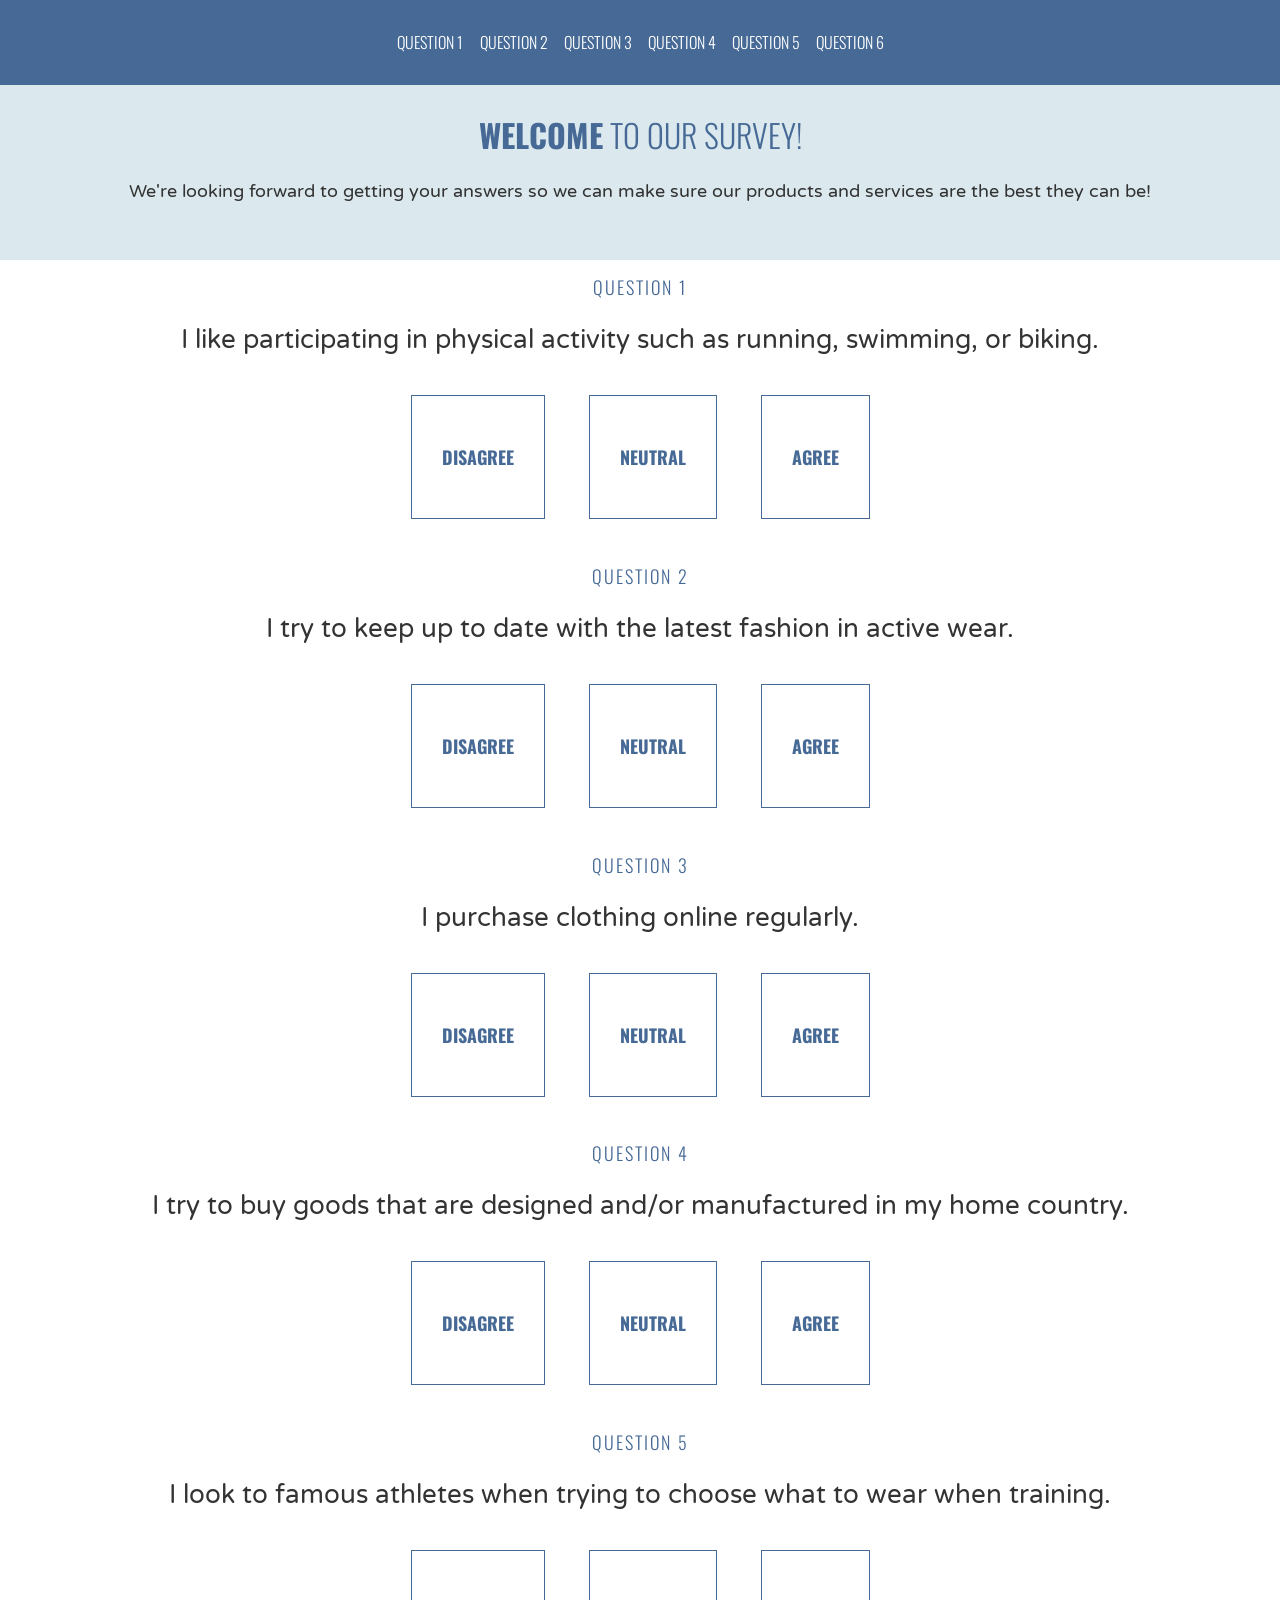
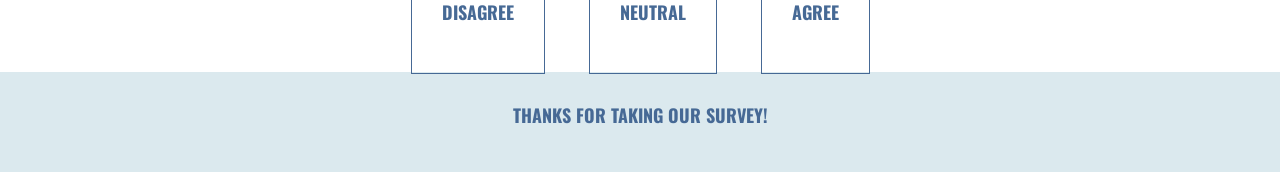
<file: Learn CSS Display and Positioning/index.html>
<!DOCTYPE html>
<html>
<head>
  <title>Please Participate in Our Survey!</title>
  <link href="https://fonts.googleapis.com/css?family=Oswald:300,700|Varela+Round" rel="stylesheet">
  <link rel="stylesheet" href="style.css">
</head>
<body>

  <header>
    <ul>
      <li>Question 1</li>
      <li>Question 2</li>
      <li>Question 3</li>
      <li>Question 4</li>
      <li>Question 5</li>
      <li>Question 6</li>
    </ul>
  </header>
  
  <div class="welcome">
    <h1><strong>Welcome</strong> to our survey!</h1>
    <p>We're looking forward to getting your answers so we can make sure our products and services are the best they can be!</p>
  </div>

  <div class="question">
    <h4>Question 1</h4>
    <h2>I like participating in physical activity such as running, swimming, or biking.</h2>

    <div class="answer">
      <h3>Disagree</h3>
    </div>

    <div class="answer">
      <h3>Neutral</h3>
    </div>

    <div class="answer">
      <h3>Agree</h3>
    </div>
  </div>

  <div class="question">
    <h4>Question 2</h4>
    <h2>I try to keep up to date with the latest fashion in active wear.</h2>

    <div class="answer">
      <h3>Disagree</h3>
    </div>

    <div class="answer">
      <h3>Neutral</h3>
    </div>

    <div class="answer">
      <h3>Agree</h3>
    </div>
  </div>

  <div class="question">
    <h4>Question 3</h4>
    <h2>I purchase clothing online regularly.</h2>

    <div class="answer">
      <h3>Disagree</h3>
    </div>

    <div class="answer">
      <h3>Neutral</h3>
    </div>

    <div class="answer">
      <h3>Agree</h3>
    </div>
  </div>

  <div class="question">
    <h4>Question 4</h4>
    <h2>I try to buy goods that are designed and/or manufactured in my home country.</h2>

    <div class="answer">
      <h3>Disagree</h3>
    </div>

    <div class="answer">
      <h3>Neutral</h3>
    </div>

    <div class="answer">
      <h3>Agree</h3>
    </div>
  </div>

  <div class="question">
    <h4>Question 5</h4>
    <h2>I look to famous athletes when trying to choose what to wear when training.</h2>

    <div class="answer">
      <h3>Disagree</h3>
    </div>

    <div class="answer">
      <h3>Neutral</h3>
    </div>

    <div class="answer">
      <h3>Agree</h3>
    </div>
  </div>
  <footer>
    <h3>Thanks for taking our survey!</h3>
  </footer>

</body>
</html>
</file>
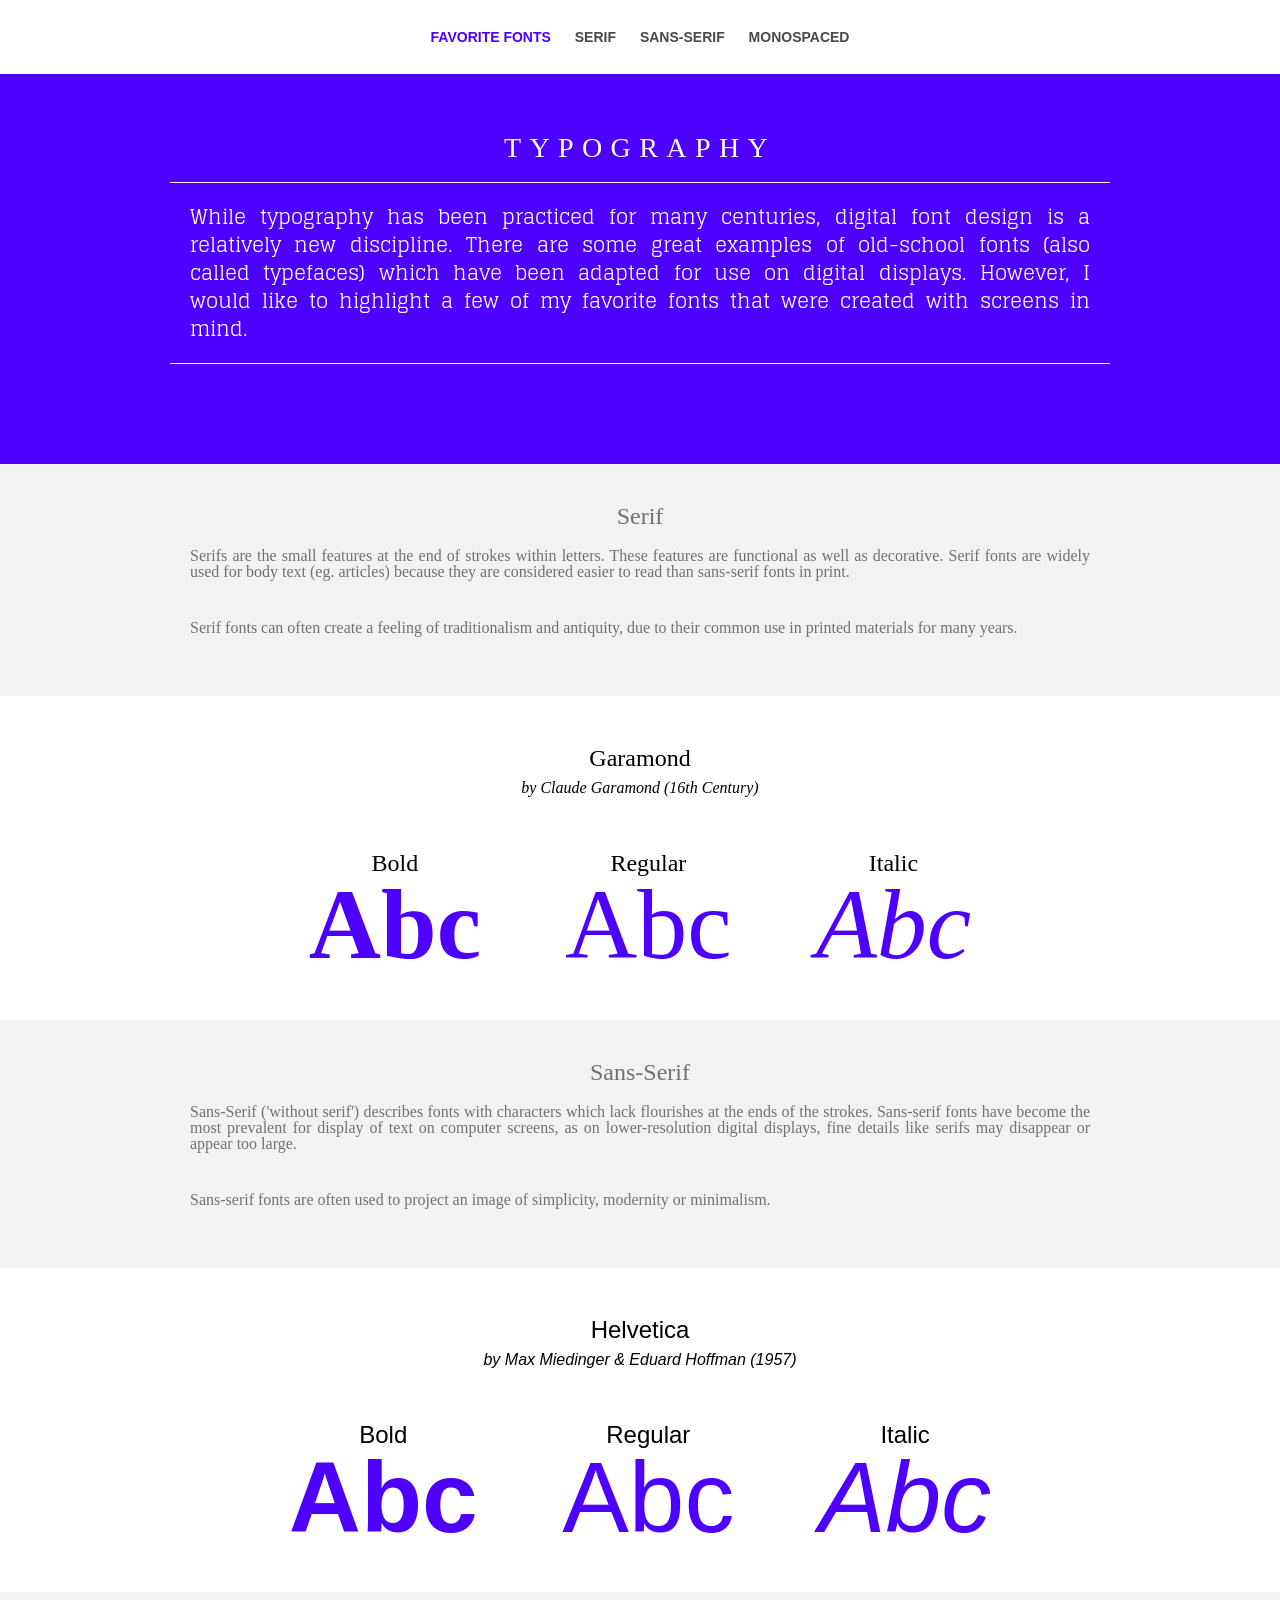
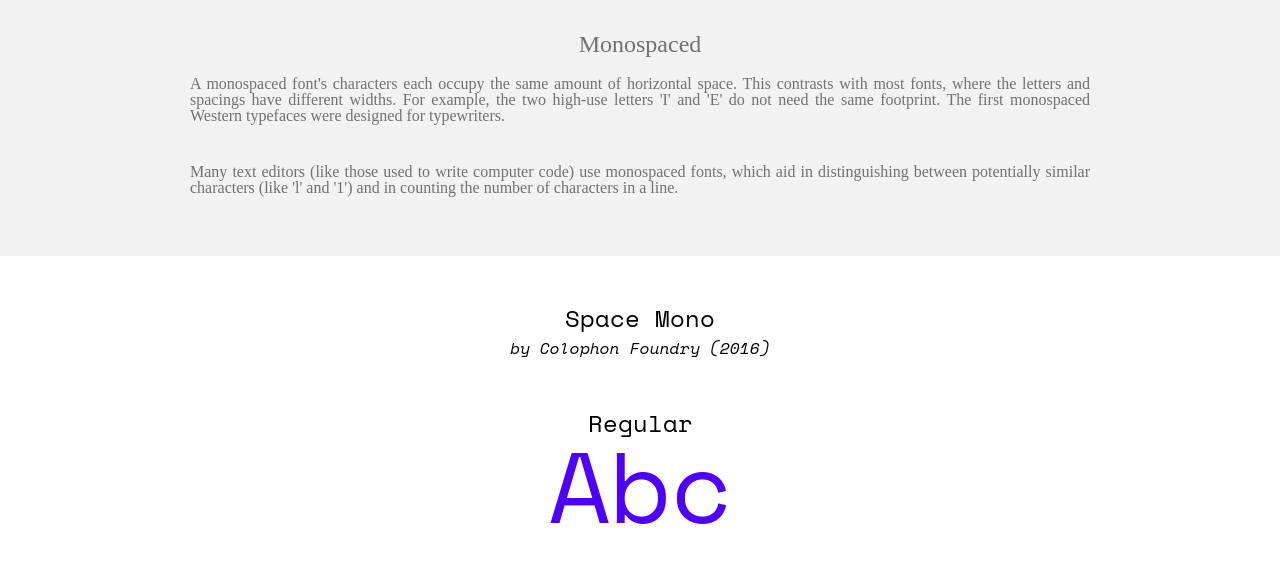
<file: Learn CSS Typography/index.html>
<!DOCTYPE html>
<html>
<head>
  <title>Typography Blog</title>
  <link rel='stylesheet' href='styles/reset.css'>
  <link rel='stylesheet' href='styles/style.css'>
  <link href="https://fonts.googleapis.com/css2?family=Space+Mono&display=swap" rel="stylesheet">
</head>
<body>

  <!-- Header -->
  <nav class='header'>
    <ul>
      <li><a class='home' href='#top'>FAVORITE FONTS</a></li>
      <li><a class='pagelink' href='#serif'>SERIF</a></li>
      <li><a class='pagelink' href='#sans'>SANS-SERIF</a></li>
      <li><a class='pagelink' href='#mono'>MONOSPACED</a></li>
    </ul>
  </nav>

  <!-- Banner Section -->
  <div class='banner'>
    <h1>Typography</h1>
      <p>While typography has been practiced for many centuries, digital font design is a relatively new discipline. There are some great examples of old-school fonts (also called typefaces) which have been adapted for use on digital displays. However, I would like to highlight a few of my favorite fonts that were created with screens in mind.</p>
  </div>

  <!-- Serif Section -->
  <div id='serif'>

    <!-- Editorial Section - Serif -->
    <div class='editorial'>
      <h2>Serif</h2>
      <p>Serifs are the small features at the end of strokes within letters. These features are <strong>functional as well as decorative</strong>. Serif fonts are widely used for body text (eg. articles) because they are considered easier to read than sans-serif fonts in print.</p>
      <p>Serif fonts can often create a feeling of traditionalism and antiquity, due to their common use in printed materials for many years.</p>
    </div>

    <!-- Font Card - Serif -->
    <div class='font-card garamond'>
      <h2>Garamond</h2>
      <h5 class='creator'>by Claude Garamond (16th Century)</h5>
        <span class='sample'>
          <h2>Bold</h2>
          <span class='bold text'>Abc</span>
        </span>
        <span class='sample'>
          <h2>Regular</h2>
          <span class='regular text'>Abc</span>
        </span>
        <span class='sample'>
          <h2>Italic</h2>
          <span class='italic text'>Abc</span>
        </span>
    </div>
  </div>

  <!-- Sans-Serif Section -->
  <div id='sans'>

    <!-- Editorial Section - Sans-Serif -->
    <div class='editorial'>
      <h2>Sans-Serif</h2>
      <p>Sans-Serif ('without serif') describes fonts with characters which lack flourishes at the ends of the strokes. Sans-serif fonts have become the most prevalent for display of text on computer screens, as on lower-resolution digital displays, fine details like serifs may disappear or appear too large.</p>
      <p>Sans-serif fonts are often used to project an image of simplicity, modernity or minimalism.</p>
    </div>

    <!-- Font Card - Sans-Serif -->
    <div class='font-card helvetica'>
      <h2>Helvetica</h2>
      <h5 class='creator'>by Max Miedinger & Eduard Hoffman (1957)</h5>
        <span class='sample'>
          <h2>Bold</h2>
          <span class='bold text'>Abc</span>
        </span>
        <span class='sample'>
          <h2>Regular</h2>
          <span class='regular text'>Abc</span>
        </span>
        <span class='sample'>
          <h2>Italic</h2>
          <span class='italic text'>Abc</span>
        </span>
    </div>
  </div>

  <!-- Monospaced Section -->
  <div id='mono'>

    <!-- Editorial - Monospaced -->
    <div class='editorial'>
      <h2>Monospaced</h2>
      <p>A monospaced font's characters each occupy the same amount of horizontal space. This contrasts with most fonts, where the letters and spacings have different widths. For example, the two high-use letters 'I' and 'E' do not need the same footprint. The first monospaced Western typefaces were designed for typewriters.</p>
      <p>Many text editors (like those used to write computer code) use monospaced fonts, which aid in distinguishing between potentially similar characters (like 'l' and '1') and in counting the number of characters in a line.</p>
    </div>

    <!-- Font Card - Monospaced -->
    <div class='font-card space'>
      <h2>Space Mono</h2>
      <h5 class='creator'>by Colophon Foundry (2016)</h5>
        <span class='sample'>
          <h2>Regular</h2>
          <span class='regular text'>Abc</span>
        </span>
    </div>
  </div>
</body>
</html>
</file>
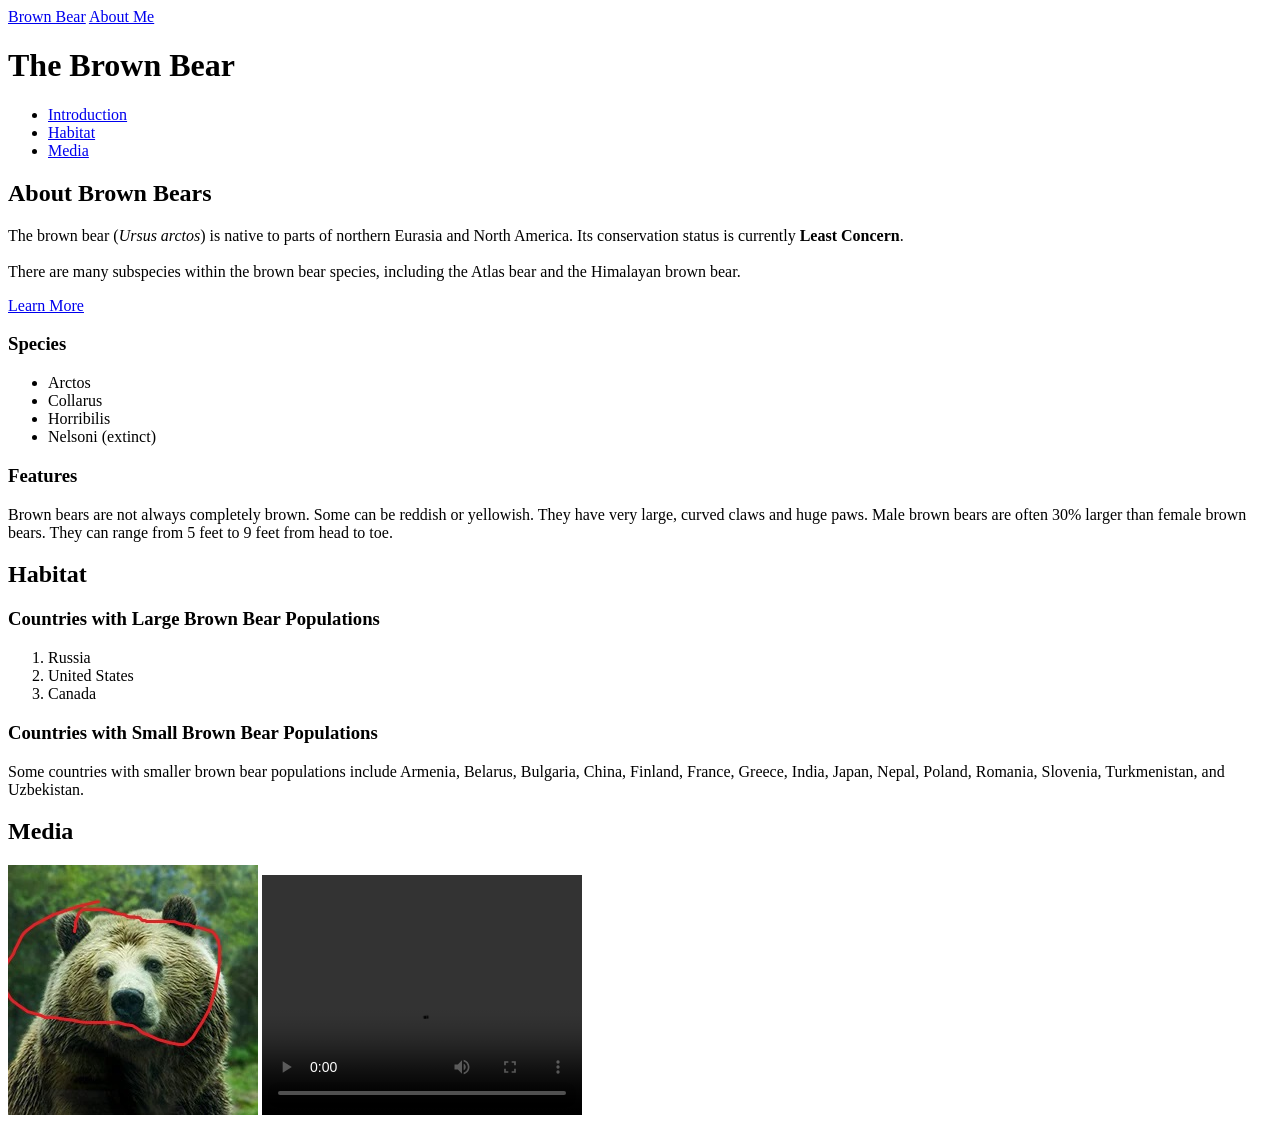
<file: Learn HTML Structures/index.html>
<!DOCTYPE html>
<html>

<head>
  <title>Brown Bears</title>
</head>

<body>
  <nav>
    <a href="./index.html">Brown Bear</a>
    <a href="./aboutme.html">About Me</a>
  </nav>
  <h1>The Brown Bear</h1>
  <nav>
    <ul>
      <li><a href="#introduction">Introduction</a></li>
      <li><a href="#habitat">Habitat</a></li>
      <li><a href="#media">Media</a></li>
    </ul>
  </nav>
  <div id="introduction">
    <h2>About Brown Bears</h2>
    <p>The brown bear (<em>Ursus arctos</em>) is native to parts of northern Eurasia and North America. Its conservation status is currently <strong>Least Concern</strong>.<br /><br /> There are many subspecies within the brown bear species, including the
      Atlas bear and the Himalayan brown bear.</p>
    <a href="https://en.wikipedia.org/wiki/Brown_bear" target="_blank">Learn More</a>
    <h3>Species</h3>
    <ul>
      <li>Arctos</li>
      <li>Collarus</li>
      <li>Horribilis</li>
      <li>Nelsoni (extinct)</li>
    </ul>
    <h3>Features</h3>
    <p>Brown bears are not always completely brown. Some can be reddish or yellowish. They have very large, curved claws and huge paws. Male brown bears are often 30% larger than female brown bears. They can range from 5 feet to 9 feet from head to toe.</p>
  </div>
  <div id="habitat">
    <h2>Habitat</h2>
    <h3>Countries with Large Brown Bear Populations</h3>
    <ol>
      <li>Russia</li>
      <li>United States</li>
      <li>Canada</li>
    </ol>
    <h3>Countries with Small Brown Bear Populations</h3>
    <p>Some countries with smaller brown bear populations include Armenia, Belarus, Bulgaria, China, Finland, France, Greece, India, Japan, Nepal, Poland, Romania, Slovenia, Turkmenistan, and Uzbekistan.</p>
  </div>
  <div id="media">
    <h2>Media</h2>
    <img src="b.jpg" />
    <video src="https://content.codecademy.com/courses/freelance-1/unit-1/lesson-2/htmlcss1-vid_brown-bear.mp4" height="240" width="320" controls>Video not supported</video>
  </div>
</body>

</html>
</file>
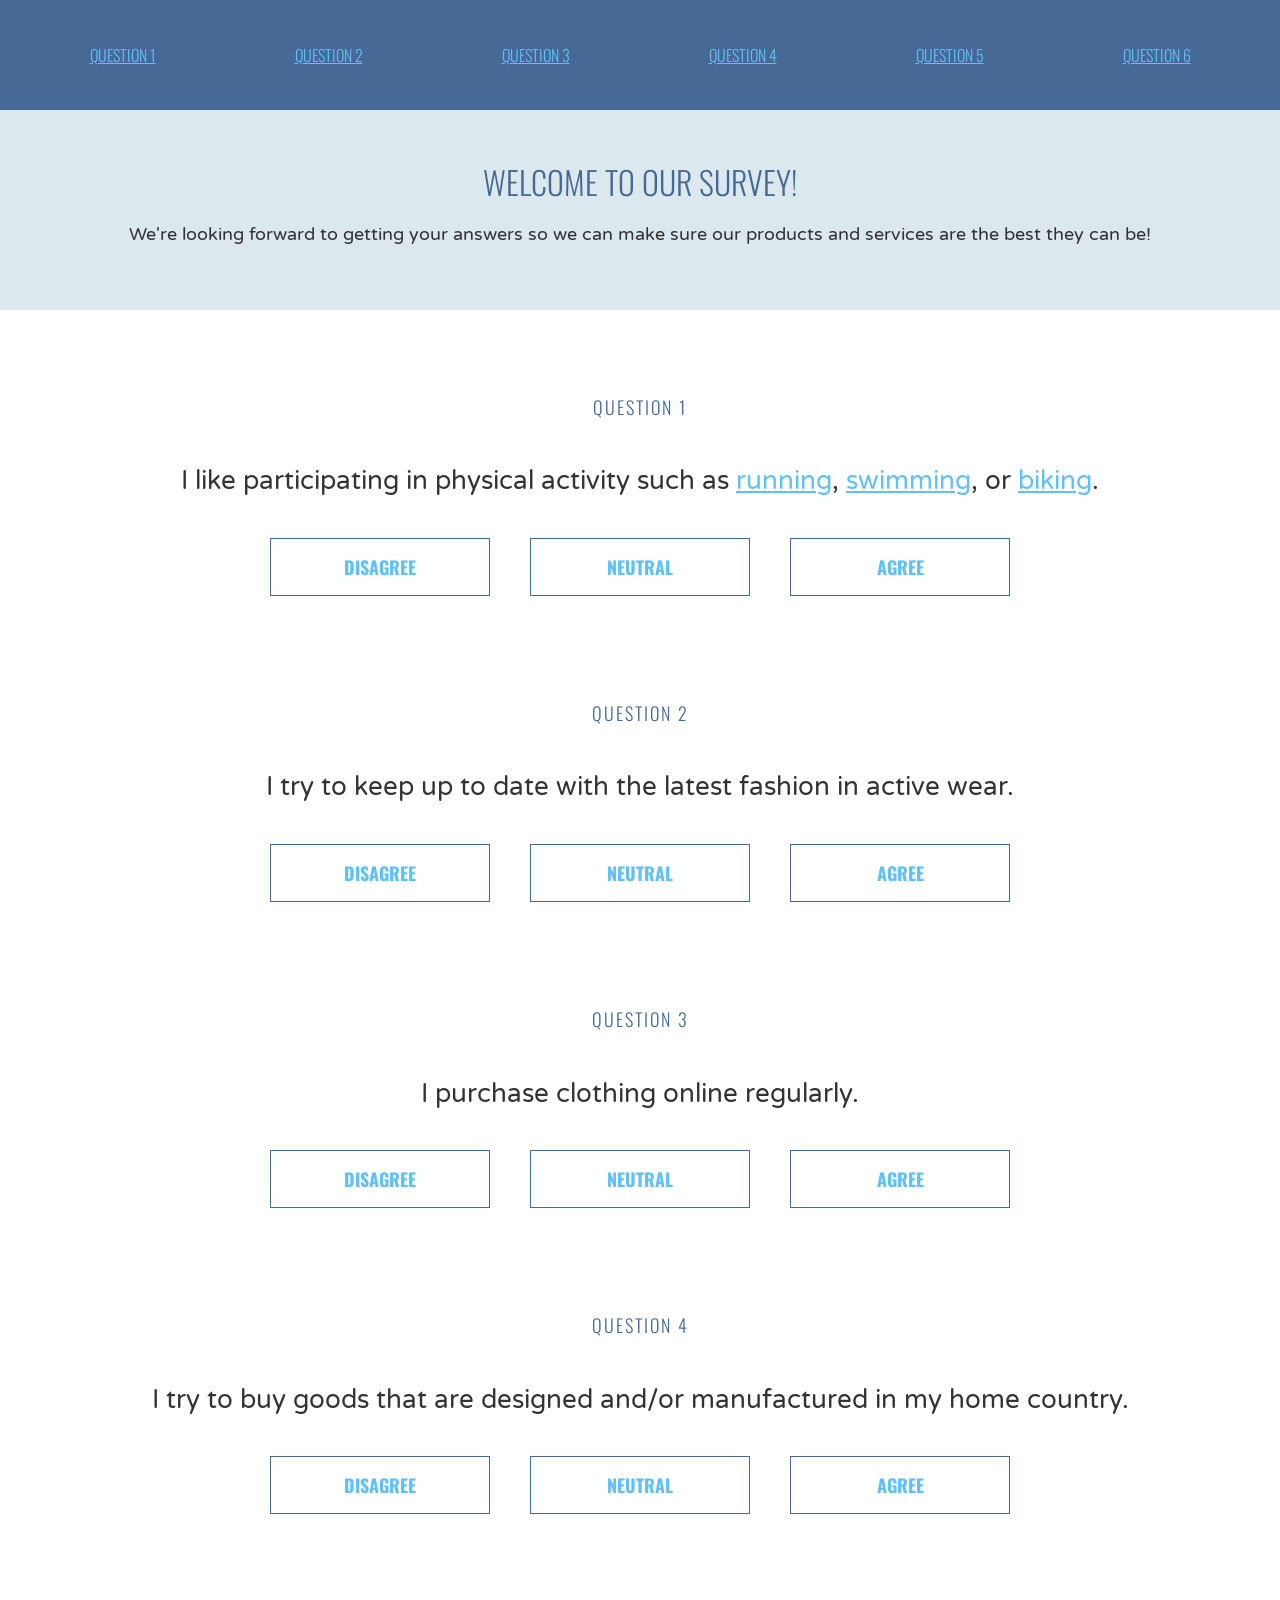
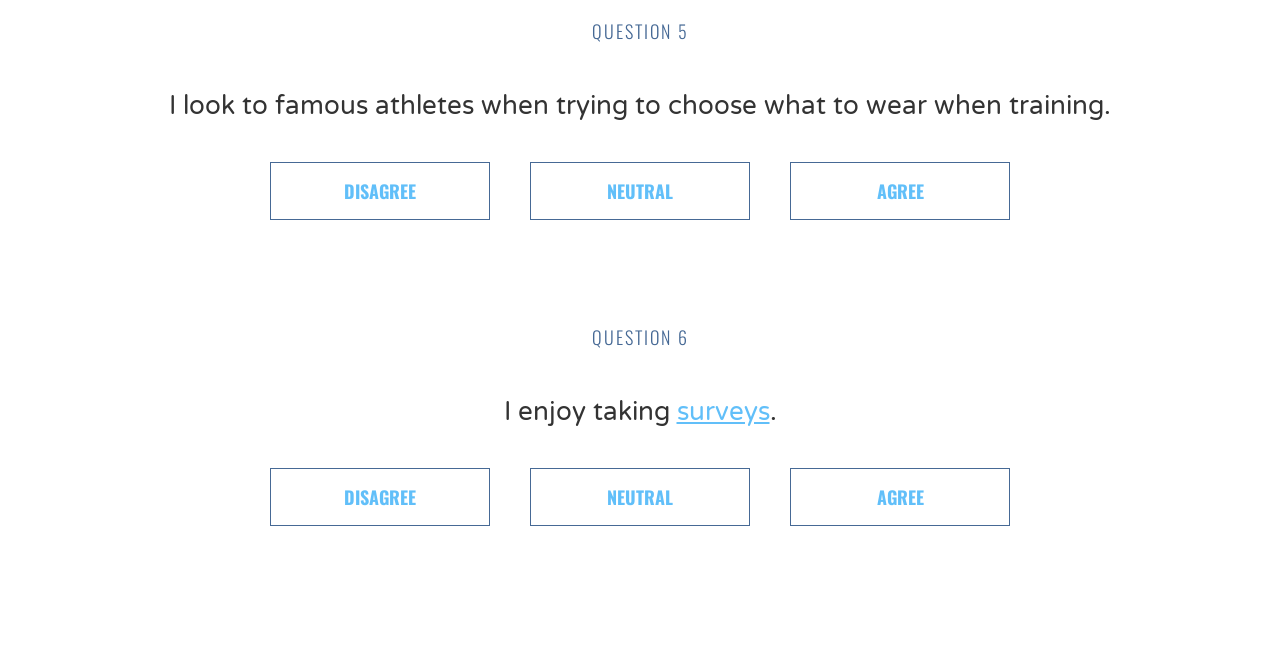
<file: Learn Links and Buttons/index.html>
<!DOCTYPE html>
<html>
  <head>
    <title>Please Participate in Our Survey!</title>
    <link href="https://fonts.googleapis.com/css?family=Oswald:300,700|Varela+Round" rel="stylesheet">
    <link rel="stylesheet" type="text/css" href="initial.css">
    <link rel="stylesheet" type="text/css" href="style.css">
  </head>
  <body>
    <div class="header">
      <a href="#question-1" class="question-link">Question 1</a>
      <a href="#question-2" class="question-link">Question 2</a>
      <a href="#question-3" class="question-link">Question 3</a>
      <a href="#question-4" class="question-link">Question 4</a>
      <a href="#question-5" class="question-link">Question 5</a>
      <a href="#question-6" class="question-link">Question 6</a>
    </div>
    <div class="welcome">
      <h1>Welcome to our survey!</h1>
      <p>We're looking forward to getting your answers so we can make sure our products and services are the best they can be!</p>
    </div>
    <div class="question-bank">
      <div class="question" id="question-1">
        <h4>Question 1</h4>
        <h2>I like participating in physical activity such as <a href="https://en.wikipedia.org/wiki/Running" title="Wikipedia: Running">running</a>, <a href="https://en.wikipedia.org/wiki/Swimming"  title="Wikipedia: Swimming">swimming</a>, or <a href="https://en.wikipedia.org/wiki/Cycling"  title="Wikipedia: Cycling">biking</a>.</h2>
        <div class="answer-bank">
          <a class="answer" href="index.html">
            Disagree
          </a>
          <a class="answer" href="index.html">
            Neutral
          </a>
          <a class="answer" href="index.html">
            Agree
          </a>
        </div>
      </div>
      <div class="question" id="question-2">
        <h4>Question 2</h4>
        <h2>I try to keep up to date with the latest fashion in active wear.</h2>
        <div class="answer-bank">
          <a class="answer" href="index.html">
            Disagree
          </a>
          <a class="answer" href="index.html">
            Neutral
          </a>
          <a class="answer" href="index.html">
            Agree
          </a>
        </div>
      </div>
      <div class="question" id="question-3">
        <h4>Question 3</h4>
        <h2>I purchase clothing online regularly.</h2>
        <div class="answer-bank">
          <a class="answer" href="index.html">
              Disagree
          </a>
          <a class="answer" href="index.html">
              Neutral
          </a>
          <a class="answer" href="index.html">
              Agree
          </a>
        </div>
      </div>
      <div class="question" id="question-4">
        <h4>Question 4</h4>
        <h2>I try to buy goods that are designed and/or manufactured in my home country.</h2>
        <div class="answer-bank">
          <a class="answer" href="index.html">
            Disagree
          </a>
          <a class="answer" href="index.html">
            Neutral
          </a>
          <a class="answer" href="index.html">
            Agree
          </a>
        </div>
      </div>
      <div class="question" id="question-5">
        <h4>Question 5</h4>
        <h2>I look to famous athletes when trying to choose what to wear when training.</h2>
        <div class="answer-bank">
          <a class="answer" href="index.html">
            Disagree
          </a>
          <a class="answer" href="index.html">
            Neutral
          </a>
          <a class="answer" href="index.html">
            Agree
          </a>
        </div>
        <div class="question" id="question-6">
          <h4>Question 6</h4>
          <h2>I enjoy taking <a href="https://en.wikipedia.org/wiki/Survey_(human_research)"  title="Wikipedia: Surveys in human research">surveys</a>.</h2>
          <div class="answer-bank">
            <a class="answer" href="index.html">
              Disagree
            </a>
            <a class="answer" href="index.html">
              Neutral
            </a>
            <a class="answer" href="index.html">
              Agree
            </a>
          </div>
      </div>

    </div>
  
  </body>
</html>
</file>
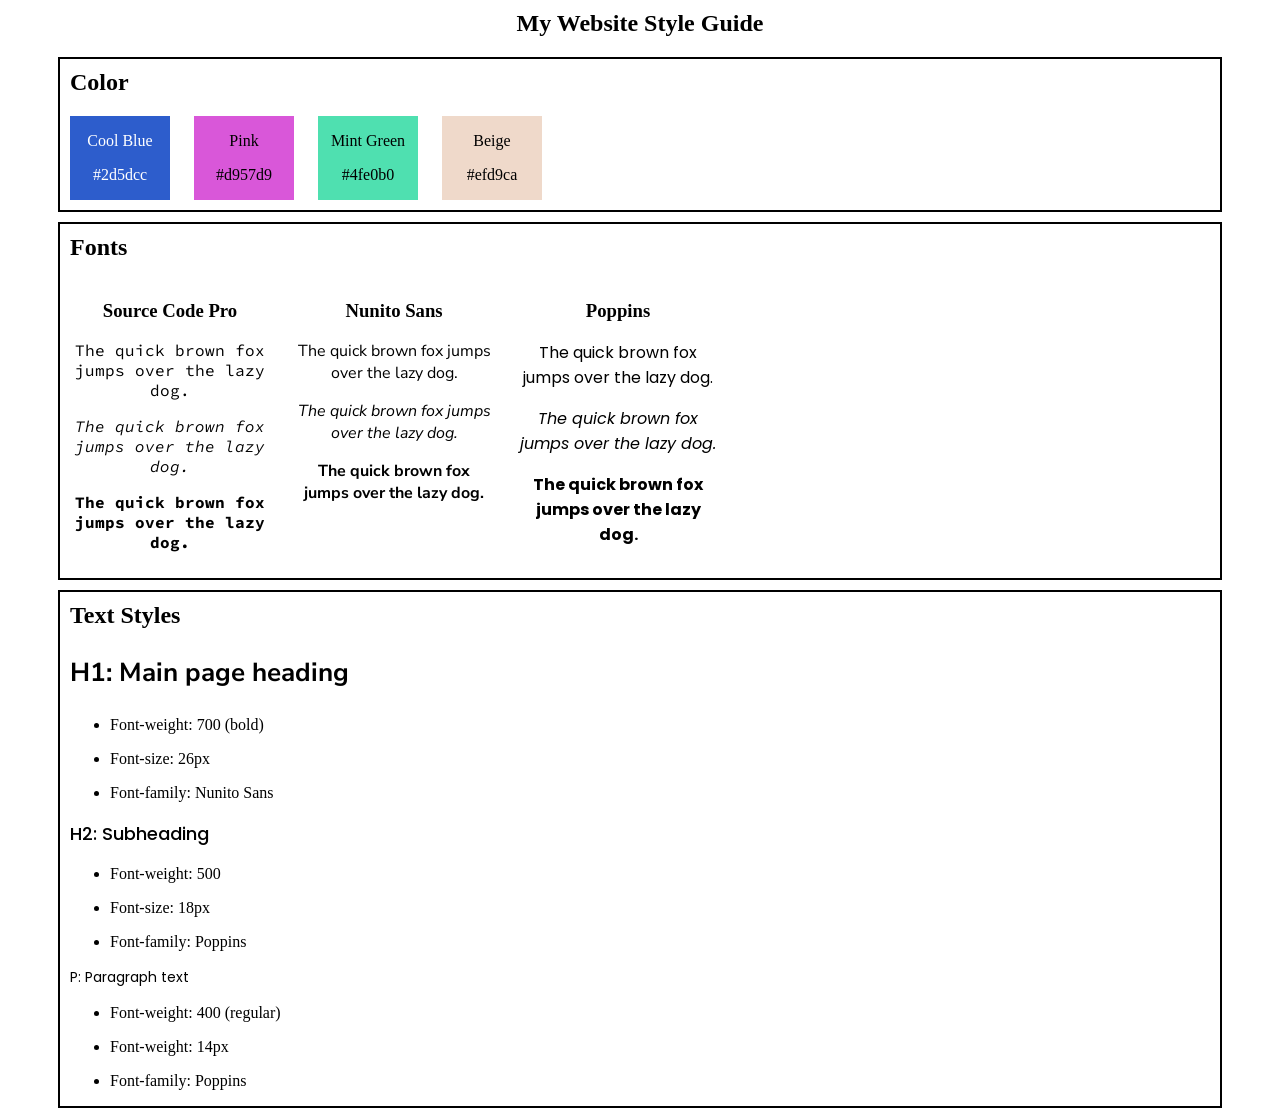
<file: Build a Website Design System/starting/index.html>
<head>
    <title>Style Guide</title>
    <link rel="stylesheet" href="styles.css">
</head>
<body>   
    <section class="borderless">
        <h1>My Website Style Guide</h1>
    </section>

    <section>
        <h2>Color</h2>
        <div class="colors blue">
            <p class="blue">Cool Blue</p>
            <p class="blue">#2d5dcc</p>
        </div>
        <div class="colors pink">
            <p>Pink</p>
            <p>#d957d9</p>
        </div>
        <div class="colors mint">
            <p>Mint Green</p>
            <p>#4fe0b0</p>
        </div>
        <div class="colors beige">
            <p>Beige</p>
            <p>#efd9ca</p>
        </div>
    </section>
    
    <section>
        <h2>Fonts</h2>
        <div class="fonts">
            <h3>Source Code Pro</h3>
            <p class="source-normal">The quick brown fox jumps over the lazy dog.</p>
            <p class="source-italic">The quick brown fox jumps over the lazy dog.</p>
            <p class="source-bold">The quick brown fox jumps over the lazy dog.</p>
        </div>
        <div class="fonts">
            <h3>Nunito Sans</h3>
            <p class="nunito-normal">The quick brown fox jumps over the lazy dog.</p>
            <p class="nunito-italic">The quick brown fox jumps over the lazy dog.</p>
            <p class="nunito-bold">The quick brown fox jumps over the lazy dog.</p>
        </div>
        <div class="fonts">
            <h3>Poppins</h3>
            <p class="poppins-normal">The quick brown fox jumps over the lazy dog.</p>
            <p class="poppins-italic">The quick brown fox jumps over the lazy dog.</p>
            <p class="poppins-bold">The quick brown fox jumps over the lazy dog.</p>
        </div>
    </section>
    
    <section>
        <h2>Text Styles</h2>
        <div class="style">
            <h3 class="main">H1: Main page heading</h3>
            <ul>
                <li><p>Font-weight: 700 (bold)</p></li>
                <li><p>Font-size: 26px</p></li>
                <li><p>Font-family: Nunito Sans</p></li>
            </ul>
        </div>
        <div class="style">
            <h3 class="subheading">H2: Subheading</h3>
            <ul>
                <li><p>Font-weight: 500</p></li>
                <li><p>Font-size: 18px</p></li>
                <li><p>Font-family: Poppins</p></li>
            </ul>
        </div>
        <div class="style">
            <h3 class="paragraph">P: Paragraph text</h3>
            <ul>
                <li><p>Font-weight: 400 (regular)</p></li>
                <li><p>Font-weight: 14px</p></li>
                <li><p>Font-family: Poppins</p></li>
            </ul>
        </div>
    </section>

</body>
</file>
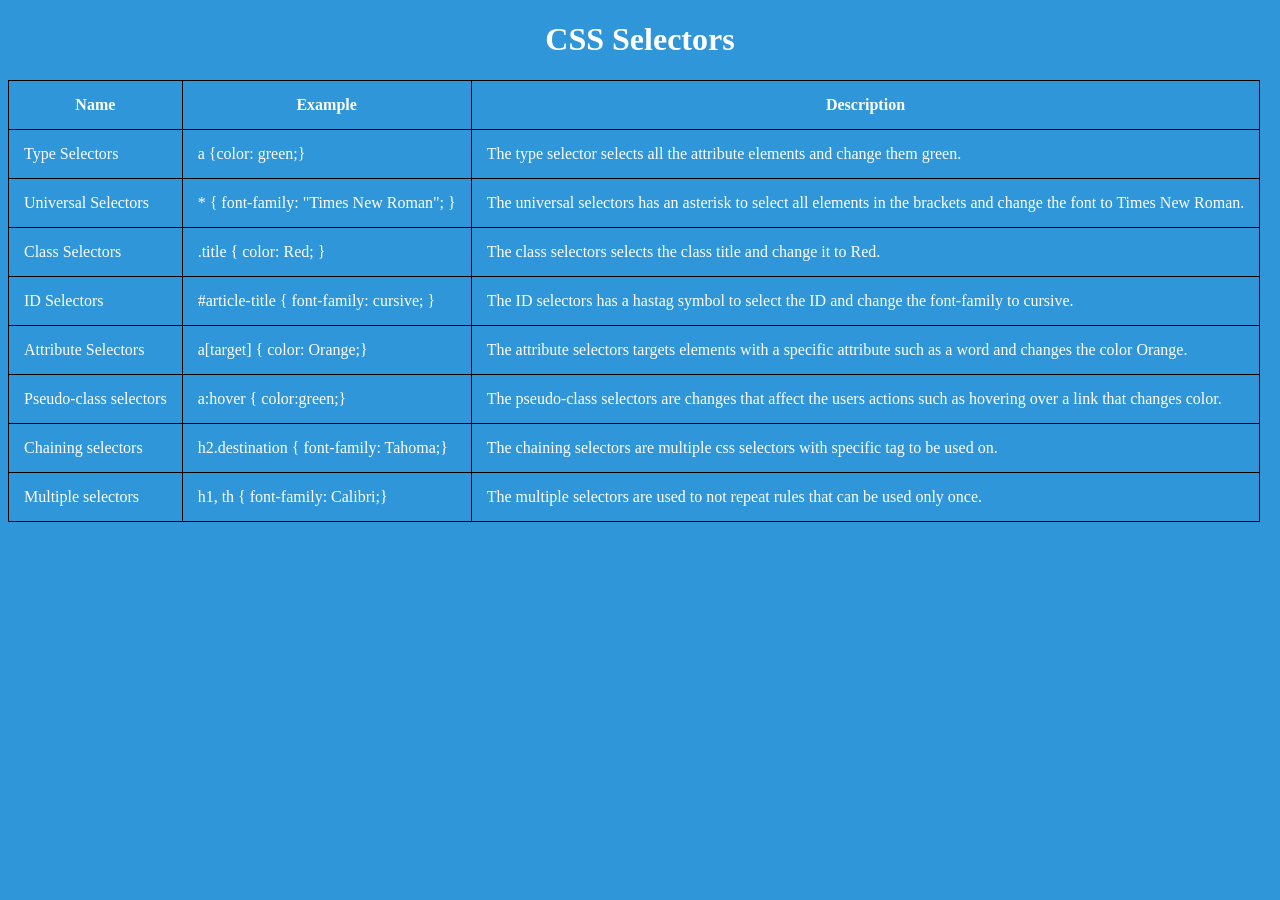
<file: cheatsheet/selectors/index.html>
<!DOCTYPE html>
<head>
  <title>cheatsheet</title>
  <link href="styles.css" type="text/css" rel="stylesheet" />
</head>
<body>
  <h1>CSS Selectors</h1>
    <table>
        <thead>
          <tr>
            <th>Name</th>
            <th>Example</th>
            <th>Description</th>
          </tr>
        </thead>
        <tbody>
          <tr>
            <td>Type Selectors</td>
            <td>a {color: green;}</td>
            <td>The type selector selects all the attribute elements and change them green.</td>
          </tr>
          <tr>
            <td>Universal Selectors</td>
            <td>* { 
                font-family: "Times New Roman";
              }</td>
            <td>The universal selectors has an asterisk to select all elements in the brackets and change the font to Times New Roman.</td>
          </tr>
          <tr>
            <td>Class Selectors</td>
            <td>.title {
                color: Red;
              }</td>
            <td>The class selectors selects the class title and change it to Red.</td>
          </tr>
          <tr>
            <td>ID Selectors</td>
            <td>#article-title {
                  font-family: cursive;
                }</td>
            <td>The ID selectors has a hastag symbol to select the ID and change the font-family to cursive.</td>
          </tr>
          <tr>
            <td>Attribute Selectors</td>
            <td>a[target] {
              color: Orange;}
            </td>
            <td>The attribute selectors targets elements with a specific attribute such as a word and changes the color Orange.</td>
          </tr>
          <tr>
            <td>Pseudo-class selectors</td>
            <td>a:hover {
              color:green;}            
            </td>
            <td>The pseudo-class selectors are changes that affect the users actions such as hovering over a link that changes color.</td>
          </tr>
          <tr>
            <td>Chaining selectors</td>
            <td>h2.destination {
              font-family: Tahoma;}     
            </td>
            <td>The chaining selectors are multiple css selectors with specific tag to be used on.</td>
          </tr>
          <tr>
            <td>Multiple selectors</td>
            <td>h1, th {
              font-family: Calibri;}  
            </td>
            <td>The multiple selectors are used to not repeat rules that can be used only once.</td>
          </tr>
        </tbody>
    </table>
</body>
</file>
<file: Learn CSS Display and Positioning/style.css>
body {
  background-color: #FFF;
  margin: 0 auto;
}

header {
  background-color: #466995;
  border-bottom: 1px solid #466995;
  position: fixed;
  width: 100%;
  z-index: 10;
}

ul {
  margin: 30px auto;
  padding: 0 20px;
  text-align: center;
}

li {
  color: #FFF;
  font-family: 'Oswald', sans-serif;
  font-size: 16px;
  font-weight: 300;
  text-transform: uppercase;
  display: inline-block;
  width: 80px;  
}

li:hover {
  color: #DBE9EE;
}

h1 {
  color: #466995;
  font-family: 'Oswald', sans-serif;
  font-size: 32px;
  font-weight: 300;
  text-transform: uppercase;
}

h2 {
  color: #333;
  font-family: 'Varela Round', sans-serif;
  font-size: 26px;
  font-weight: 100;
  margin: 0 auto 20px auto;
}

h3 {
  color: #466995;
  font-family: 'Oswald', sans-serif;
  font-size: 18px;
  text-align: center;
  font-weight: 700;
  text-transform: uppercase;
  padding: 30px;
}

h4 {
  color: #466995;
  font-family: 'Oswald', sans-serif;
  font-size: 18px;
  font-weight: 300;
  letter-spacing: 2px;
  text-align: center;
  text-transform: uppercase
}

p {
  color: #333;
  font-family: 'Varela Round', sans-serif;
  font-size: 18px;
}

footer {
  background-color: #DBE9EE;
  text-align: center;
  height: 100px;
}

.welcome {
  background-color: #DBE9EE;
  box-sizing: border-box;
  padding: 40px;
  text-align: center;
  width: 100%;
  position: relative;
  top: 50px;
}

.question {
  text-align: center;
  position: relative;
  top: 40px;
  clear: left;
}

.answer {
  border: 1px solid #466995;
  margin: 20px;
  display: inline-block;
}

.answer:hover {
  background: #C0D6DF;
  color: #FFF;
}
</file>
<file: Learn CSS Typography/styles/style.css>
@font-face {
  font-family: 'GlegooBanner';
  src: url('../fonts/Glegoo-Regular.woff2') format('woff2'),
       url('../fonts/Glegoo-Regular.woff') format('woff'),
       url('../fonts/Glegoo-Regular.ttf') format('truetype')
}

/* Universal Styles */
html {
  font-size: 16px;
  font-family: 'Arial', sans-serif;
}

body {
  background-color: #F2F2F2;  
  text-align: center;  
}

h1 {
  padding: 20px;
  color: white;
  font-size: 28px;
  text-align: center;
  font-family: Georgia;
  text-transform: uppercase;
  letter-spacing: 0.3em;
}

h2 {
  padding: 40px 20px 0 20px;
  font-size: 24px;
  text-align: center;
}

a {
  text-decoration: none;
}

p {
  max-width: 900px;
  margin: 0 auto;
  padding: 20px;
  text-align: justify;
}


/* Header */
.header {
  position: fixed;
  top: 0;
  width: 100%;
  padding: 20px 0;
  background-color: #fff;
  font-size: 14px;
  font-weight: 900;
}

.header li {
  display: inline-block;
  padding: 10px;
}

.header a {
  color: #4A4A4A;
}

a.home {
  color: #4D00FF;
}


/* Banner Section */
.banner {
  margin-top: 74px;
  padding: 40px 0 100px 0;
  background-color: #4D00FF;
}

.banner p {
  border-top: 1px solid #fff;
  border-bottom: 1px solid #fff;
  color: #ffffff;
  font-weight: lighter;
  word-spacing: 0.25em;
  line-height: 1.4;
  font-family: 'GlegooBanner';
  font-size: 20px;
}


/* Editorial Sections */
.editorial {
  padding-bottom: 40px;
  color: #717171;
  font-family: 'Trebuchet MS', 'Times New Roman', serif;
}

/* Font Card Sections */
.font-card {
  padding: 10px 0 40px 0;
  background-color: #ffffff;
  text-align: center;
}

.font-card .creator {
  padding: 10px 20px;
  font-size: 16px;
  font-style: italic;
}

.sample {
  display: inline-block;  
  padding: 5px 40px;
}

.sample .text {
  color: #4D00FF;
  font-size: 100px;
}

.garamond {
  font-family: Garamond;
}

.helvetica {
  font-family: Helvetica;
}

.space {
  font-family: 'Space Mono', monospace;
}

.bold {
  font-weight: 900;
}

.regular {
  font-weight: normal;
}

.italic {
  font-weight: normal;
  font-style: italic;
}
</file>
<file: Learn Links and Buttons/initial.css>
* {
  box-sizing: border-box;
}

body {
  background-color: #ffffff;
  margin: 0px;
}

.header {
  height: 110px;
  background-color: #466995;
  padding: 20px;
  border-bottom: 1px solid #466995;
  width: 100vw;
  display: flex;
  flex-direction: row;
  flex-wrap: wrap;
  align-items: center;
  justify-content: space-around;
}

.question-link {
  color: #ffffff;
  display: inline-block;
  font-family: 'Oswald',sans-serif;
  font-size: 16px;
  text-align: left;
  font-weight: 300;
  text-transform: uppercase;
  padding: 0 40px;
}

h1 {
  color: #466995;
  font-family: 'Oswald',sans-serif;
  font-size: 32px;
  font-weight: 300;
  text-transform: uppercase;
  margin: 0px;
}

h2 {
  color: #333333;
  font-family: 'Varela Round',sans-serif;
  font-size: 26px;
  font-weight: 100;
}

h4 {
  color: #466995;
  font-family: 'Oswald',sans-serif;
  font-size: 18px;
  font-weight: 300;
  letter-spacing: 2px;
  text-align: center;
  text-transform: uppercase
}

p {
  color: #333333;
  font-family: 'Varela Round',sans-serif;
  font-size: 18px;
}

.welcome {
  background-color: #DBE9EE;
  text-align: center;
  width: 100vw;
  height: 200px;
  display: flex;
  flex-direction: column;
  align-items: center;
  justify-content: center;
  padding: 40px;
}

.question-bank {
  padding: 0px 60px;
}

.question {
  margin: 60px auto;
  text-align: center;
  display: flex;
  flex-direction: column;
  align-items: center;
}

.answer-bank {
  display: flex;
  flex-wrap: wrap;
  align-items: flex-start;
  justify-content: center;
}

.answer {
  display: flex;
  margin: 20px;
  padding: 15px;
  align-items: center;
  justify-content: center;
  width: 220px;
  color: #466995;
  font-family: 'Oswald',sans-serif;
  font-size: 18px;
  text-align: center;
  font-weight: 700;
  text-transform: uppercase;
}

a {
  cursor: default;
  text-decoration: none;
  color: black;
}
</file>
<file: Learn Links and Buttons/style.css>
.question-link:visited{
  color: #ffffff;
}

a {
  cursor: pointer;
  text-decoration: underline;
}

a:link {
  color: #61bff9;
}

a:visited {
  color: #466995;
}

a:hover { 
  text-decoration: none;
}

a:active, .question-link:active {
  color:#DBE9EE;
}

.answer {
  color: #61bff9;
  border: 1px solid #466995;
  cursor: pointer;
  text-decoration: none;
}

.answer:hover {
  background-color: #C0D6DF;
}

.answer:active {
  color: #ffffff;
}
</file>
<file: Build a Website Design System/starting/styles.css>
@import url('https://fonts.googleapis.com/css2?family=Source+Code+Pro:ital,wght@0,400;0,700;1,400&display=swap');
@import url('https://fonts.googleapis.com/css2?family=Nunito+Sans:ital,wght@0,400;0,700;1,400&display=swap');
@import url('https://fonts.googleapis.com/css2?family=Poppins:ital,wght@0,400;0,700;1,400&display=swap');

section {
    border: 2px solid;
    margin: 10px 50px;
}

div.colors{
    width: 100px;
    margin: 10px 10px;
    display: inline-block;
    text-align: center;
}

h1 {
    text-align: center;
}

h2 {
    margin: 10px 10px;
}

section.borderless {
    border: none;
}

div.blue {
    background-color: #2d5dcc;
}

div.pink {
    background-color: #d957d9;
}

div.mint {
    background-color: #4fe0b0;
 }

div.beige {
    background-color: #efd9ca;
}

p.blue {
    color: white;
}

p.source-normal {
    font-family: 'Source Code Pro', monospace;
}

p.source-italic {
    font-family: 'Source Code Pro', monospace;
    font-style: italic;
}

p.source-bold {
    font-family: 'Source Code Pro', monospace;
    font-weight: bold;
}

p.nunito-normal {
    font-family: 'Nunito Sans', sans-serif;
}

p.nunito-italic {
    font-family: 'Nunito Sans', sans-serif;
    font-style: italic;
}

p.nunito-bold {
    font-family: 'Nunito Sans', sans-serif;
    font-weight: bold;
}

p.poppins-normal {
    font-family: 'Poppins', sans-serif;
}

p.poppins-italic {
    font-family: 'Poppins', sans-serif;
    font-style: italic;
}

p.poppins-bold {
    font-family: 'Poppins', sans-serif;
    font-weight: bold;
}

div.fonts {
    width: 200px;
    margin: 10px 10px;
    display: inline-block;
    text-align: center;
    vertical-align: top;
}

div.style {
    margin: 10px 10px;
    vertical-align: top;
}

h3.main {
    font-weight: 700;
    font-size: 26px;
    font-family: 'Nunito Sans', sans-serif;
}

h3.subheading {
    font-weight: 500;
    font-size: 18px;
    font-family: 'Poppins', sans-serif;
}

h3.paragraph {
    font-weight: 400;
    font-size: 14px;
    font-family: 'Poppins', sans-serif;
}
</file>
<file: cheatsheet/selectors/styles.css>
h1 {
  text-align: center;
}
body {
  background-color: hsl(204, 70%, 52%);
  color: hsl(0, 90%, 100%);
}

table{
  border: 1px solid hsl(0, 0%, 0%);
  border-collapse: collapse;
  padding: 30px;
  margin: 0;
}

th{
  border: 1px solid hsl(0, 0%, 0%);
  text-align: center;
  font-weight: bold;
  padding: 15px;
}

td {
  border: 1px solid hsl(0, 0%, 0%);
  text-align: left;
  padding: 15px;
}
</file>
